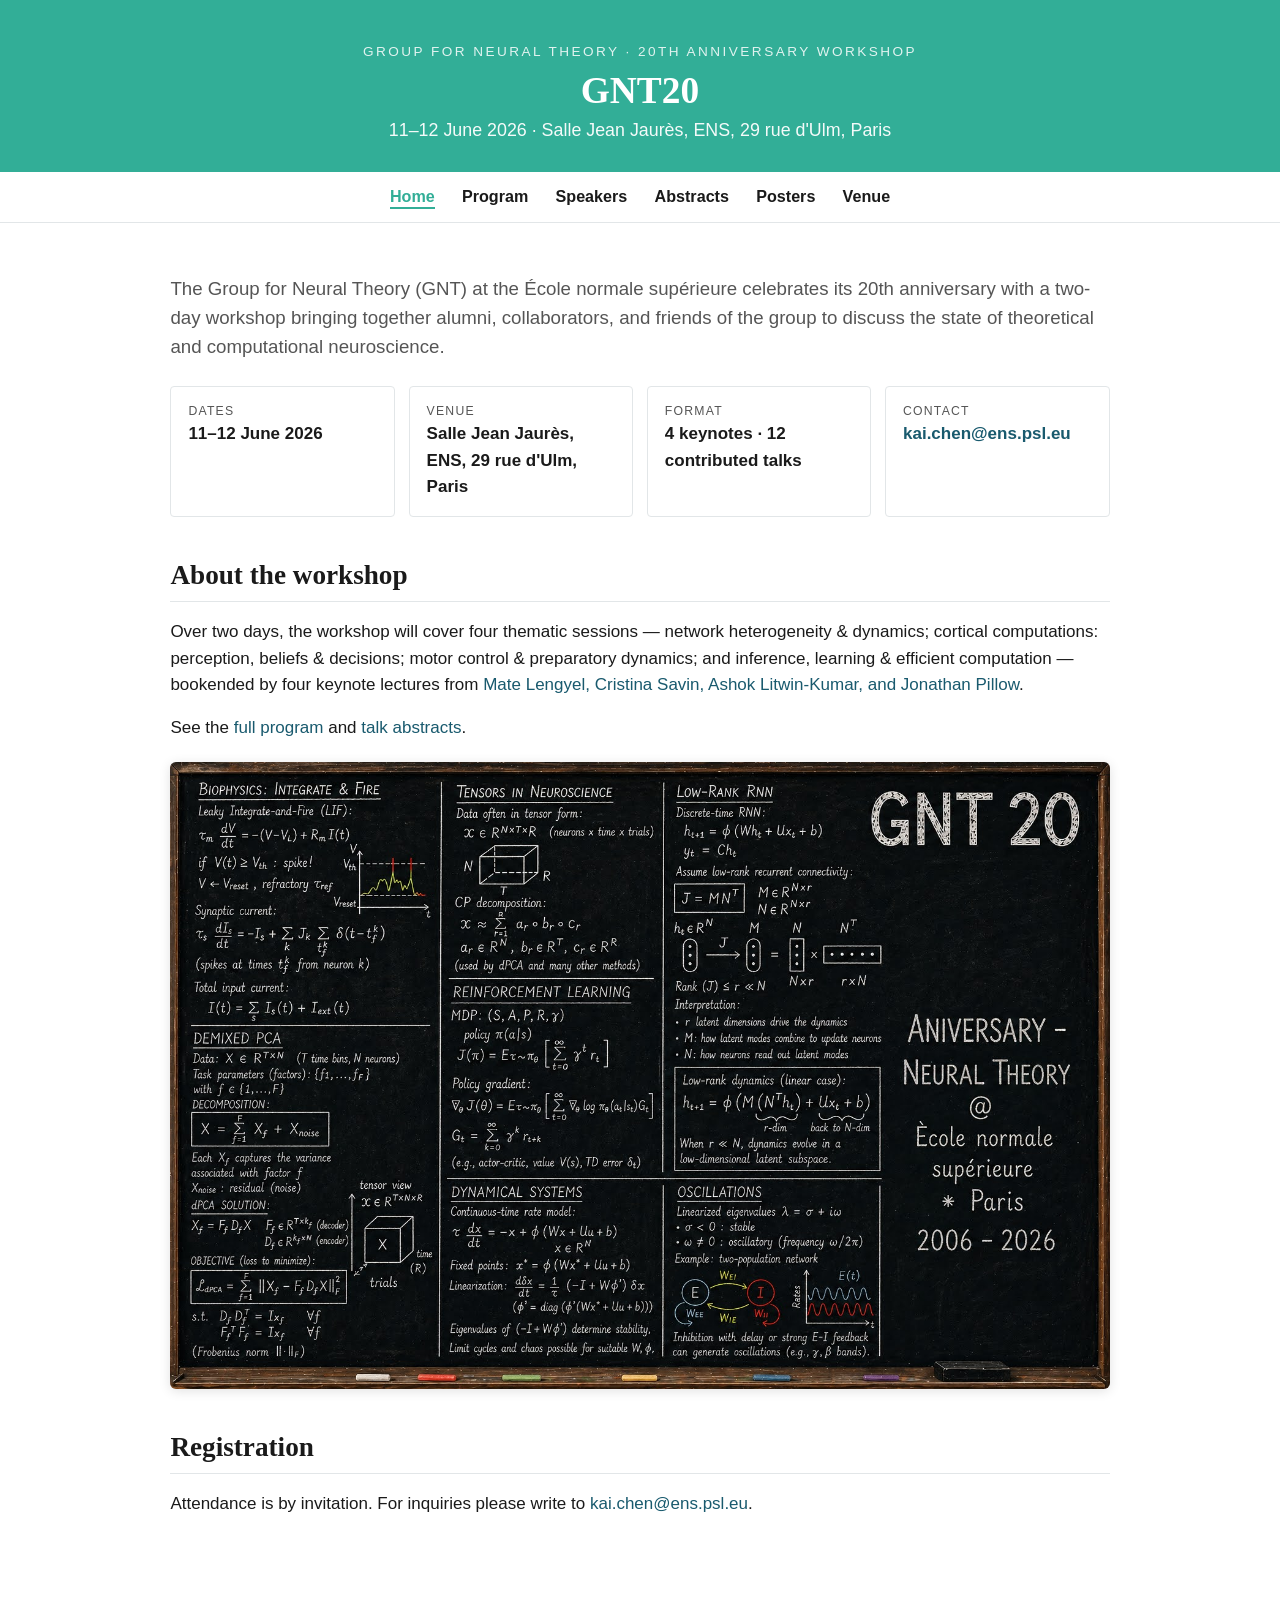
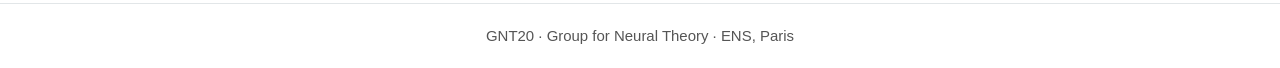
<file: index.html>
<!doctype html>
<html lang="en">
<head>
<meta charset="utf-8">
<meta name="viewport" content="width=device-width, initial-scale=1">
<title>GNT20 — 20th Anniversary Workshop of the Group for Neural Theory</title>
<link rel="stylesheet" href="assets/css/style.css">
</head>
<body>

<header class="site">
  <div class="eyebrow">Group for Neural Theory · 20th Anniversary Workshop</div>
  <h1>GNT20</h1>
  <div class="subtitle">11–12 June 2026 · Salle Jean Jaurès, ENS, 29 rue d'Ulm, Paris</div>
</header>

<nav class="site">
  <ul>
    <li><a href="index.html" class="active">Home</a></li>
    <li><a href="program.html">Program</a></li>
    <li><a href="speakers.html">Speakers</a></li>
    <li><a href="abstracts.html">Abstracts</a></li>
    <li><a href="posters.html">Posters</a></li>
    <li><a href="venue.html">Venue</a></li>
  </ul>
</nav>

<main>
  <p class="lede">
    The Group for Neural Theory (GNT) at the École normale supérieure celebrates its
    20th anniversary with a two-day workshop bringing together alumni, collaborators,
    and friends of the group to discuss the state of theoretical and computational
    neuroscience.
  </p>

  <div class="callouts">
    <div class="card"><div class="label">Dates</div><div class="value">11–12 June 2026</div></div>
    <div class="card"><div class="label">Venue</div><div class="value">Salle Jean Jaurès, ENS, 29 rue d'Ulm, Paris</div></div>
    <div class="card"><div class="label">Format</div><div class="value">4 keynotes · 12 contributed talks</div></div>
    <div class="card"><div class="label">Contact</div><div class="value"><a href="mailto:kai.chen@ens.psl.eu">kai.chen@ens.psl.eu</a></div></div>
  </div>

  <h2>About the workshop</h2>
  <p>
    Over two days, the workshop will cover four thematic sessions — network
    heterogeneity &amp; dynamics; cortical computations: perception, beliefs &amp;
    decisions; motor control &amp; preparatory dynamics; and inference, learning &amp;
    efficient computation — bookended by four keynote lectures from
    <a href="speakers.html">Mate Lengyel, Cristina Savin, Ashok Litwin-Kumar, and Jonathan Pillow</a>.
  </p>
  <p>
    See the <a href="program.html">full program</a> and
    <a href="abstracts.html">talk abstracts</a>.
  </p>
  <img src="assets/gnt20-cover.jpg" alt="GNT20 — 20 years of Neural Theory at ENS Paris, 2006–2026" class="cover-img">

  <h2>Registration</h2>
  <p>
    Attendance is by invitation. For inquiries please write to
    <a href="mailto:kai.chen@ens.psl.eu">kai.chen@ens.psl.eu</a>.
  </p>
</main>

<footer class="site">
  GNT20 · Group for Neural Theory · ENS, Paris
</footer>

</body>
</html>
</file>
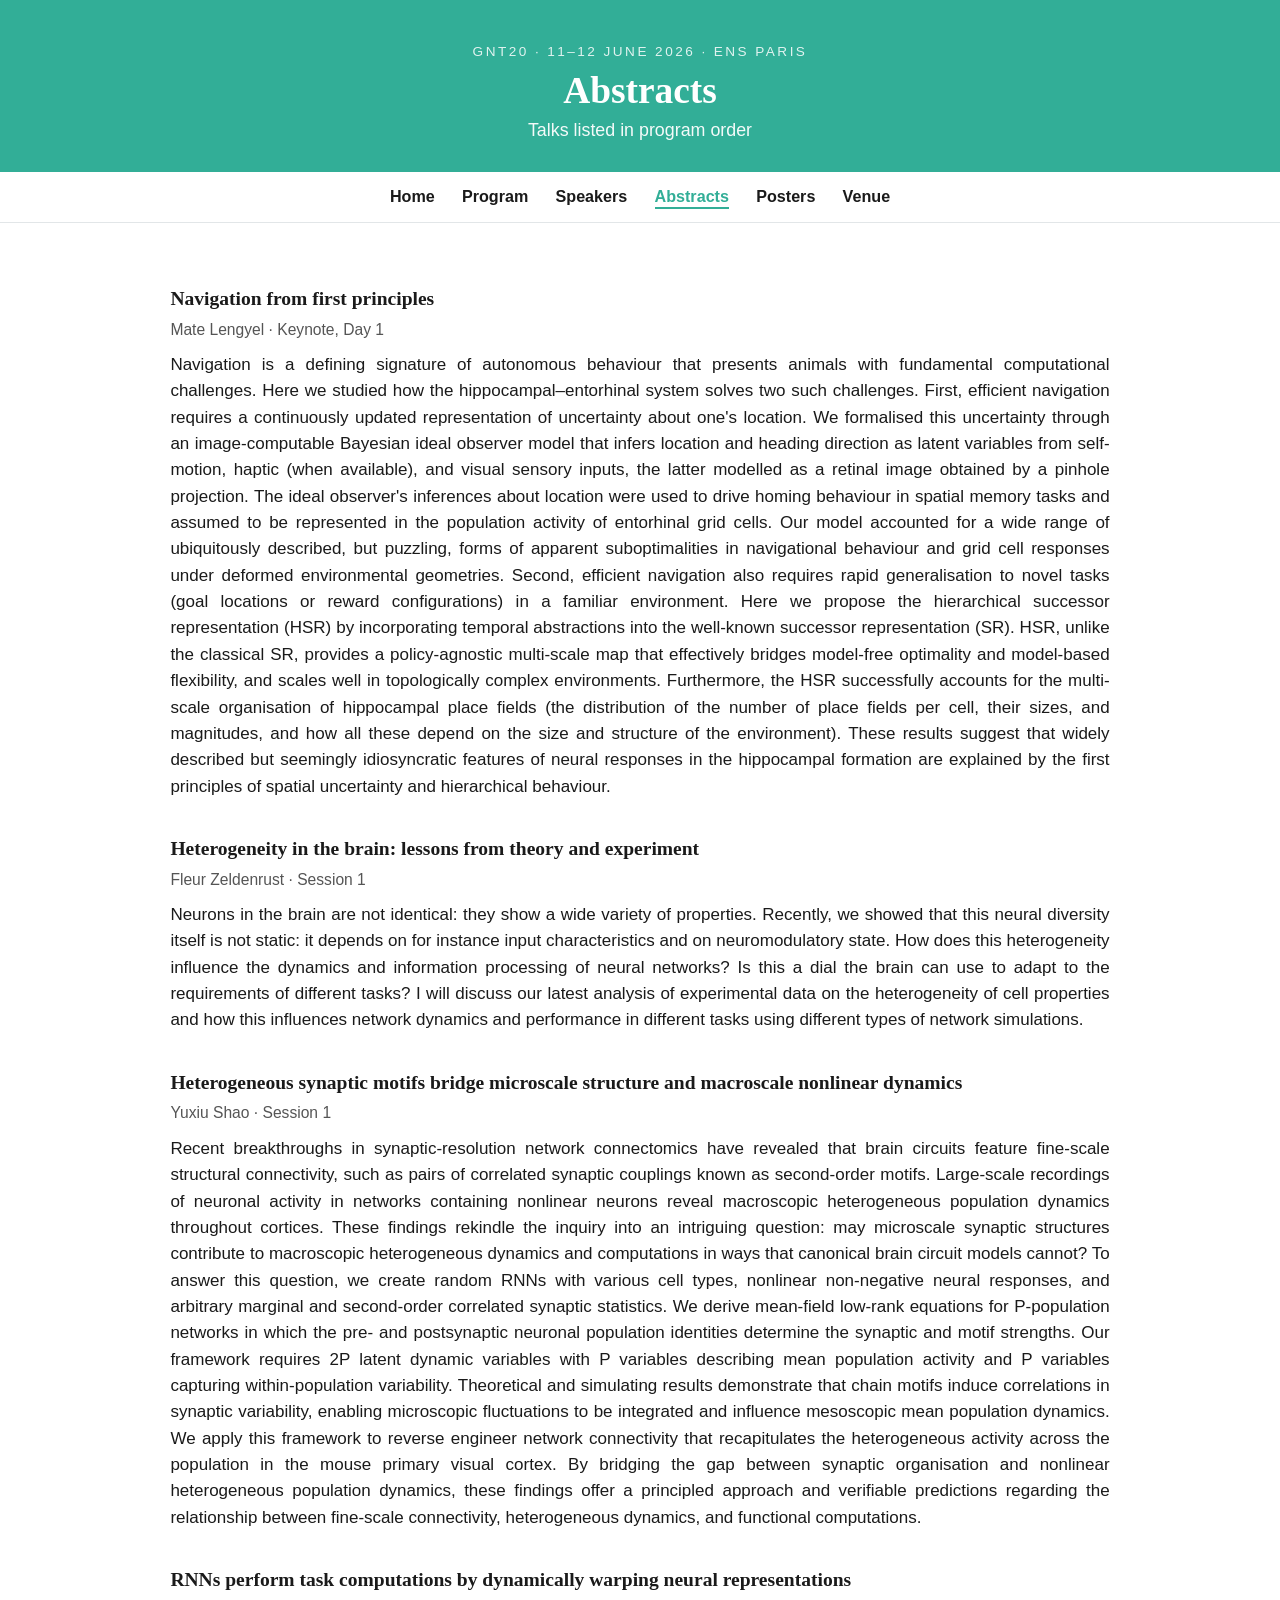
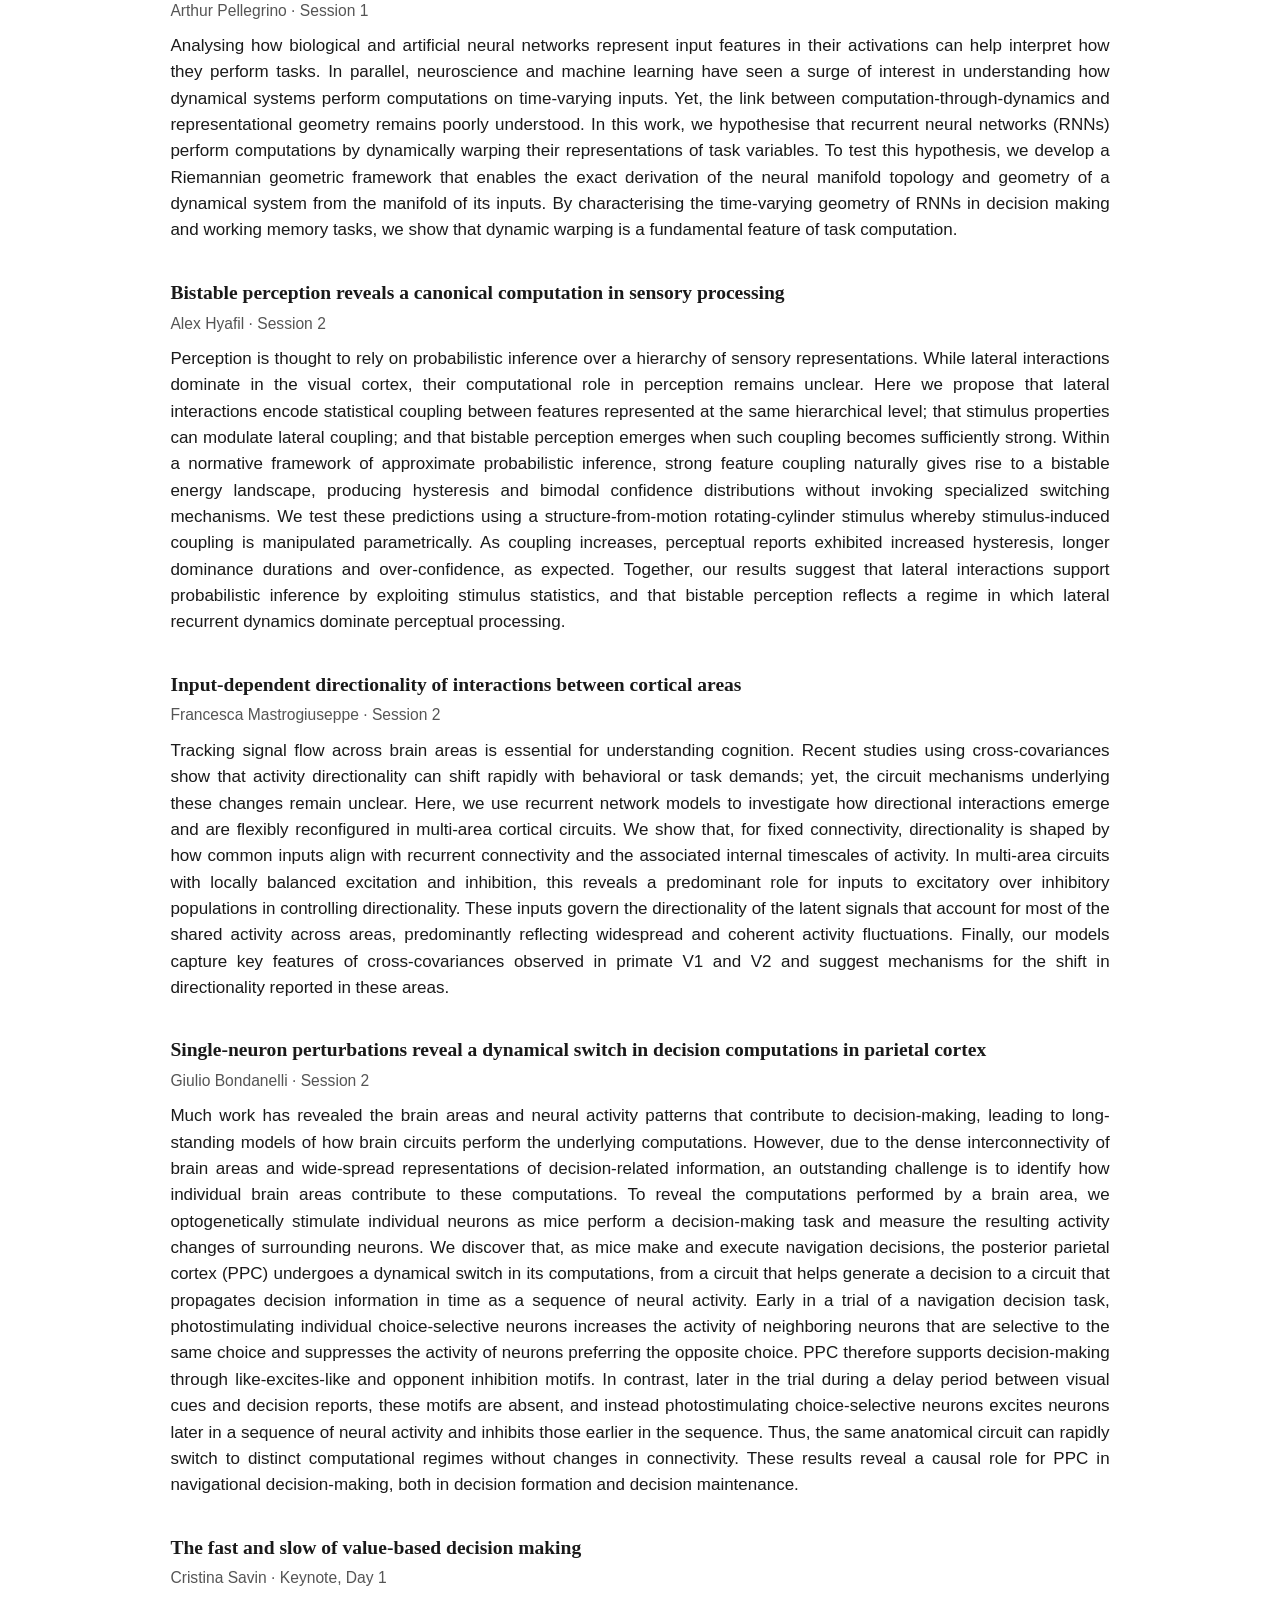
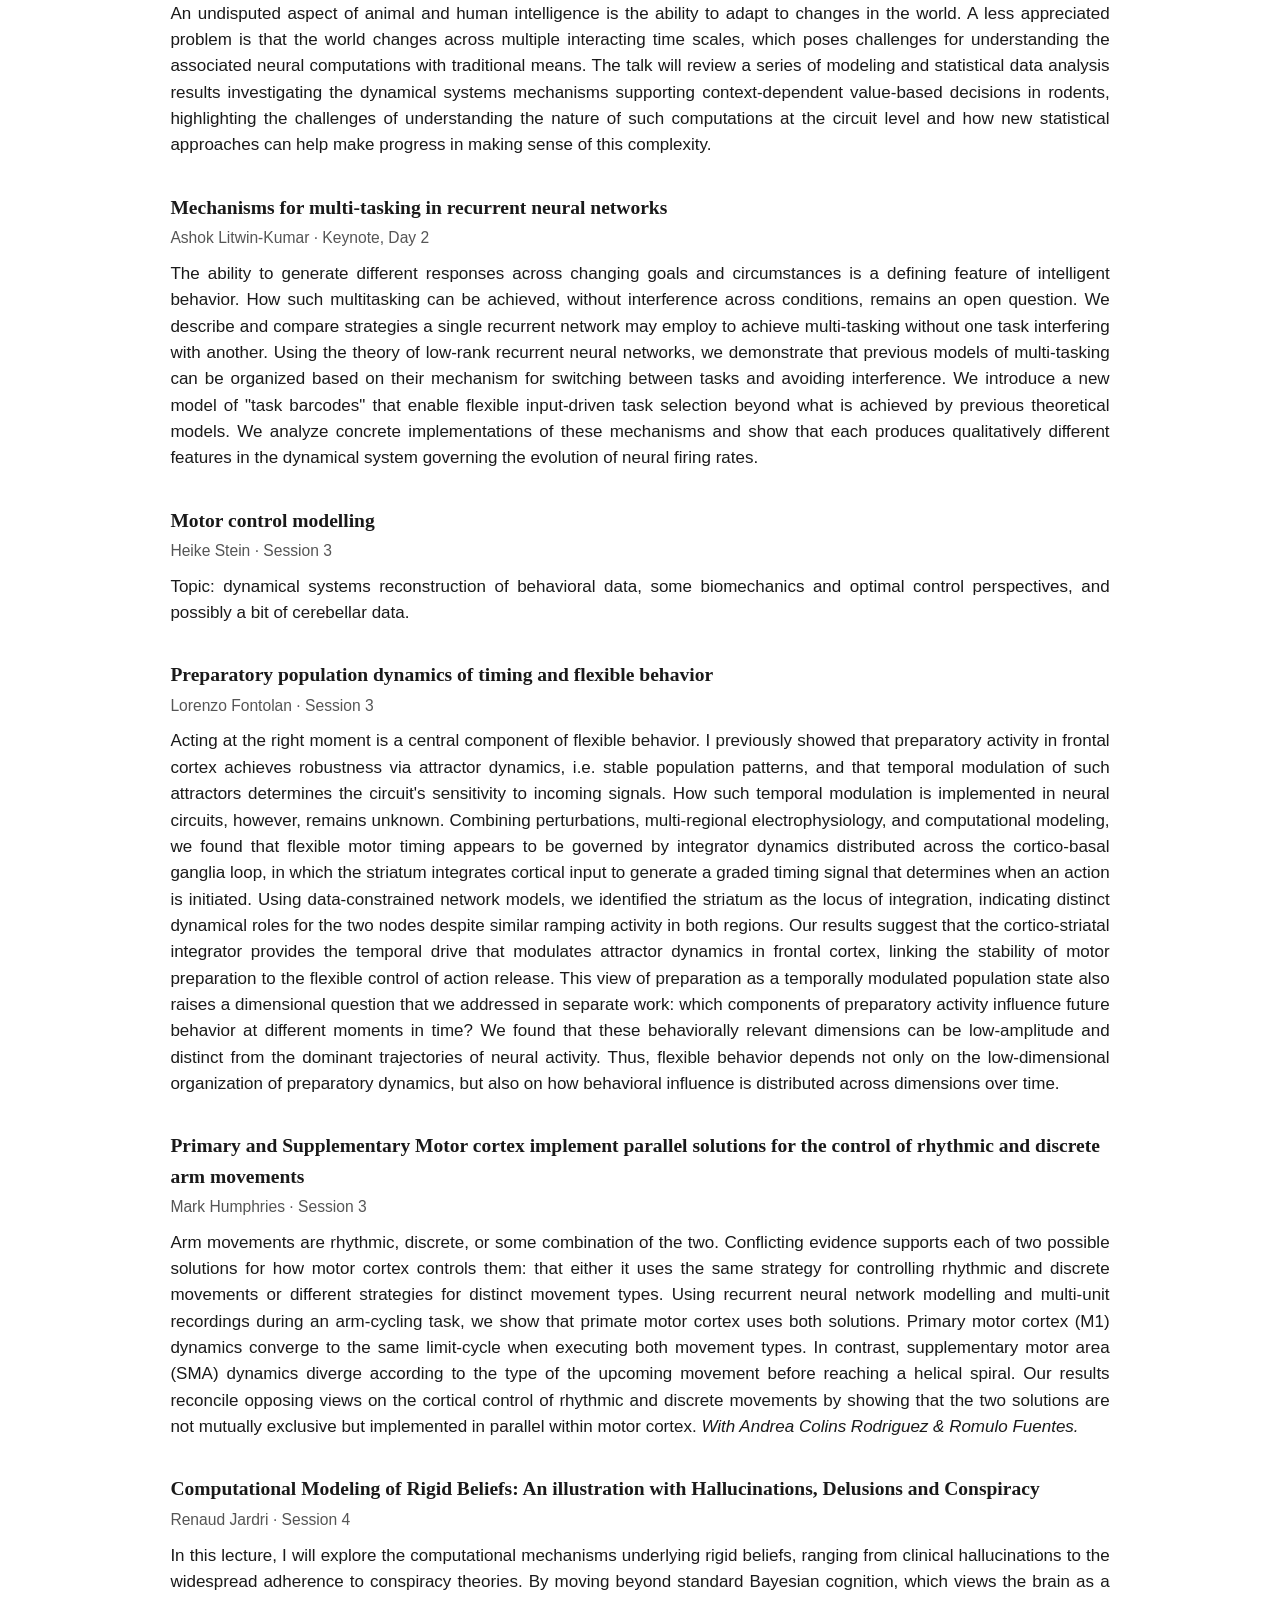
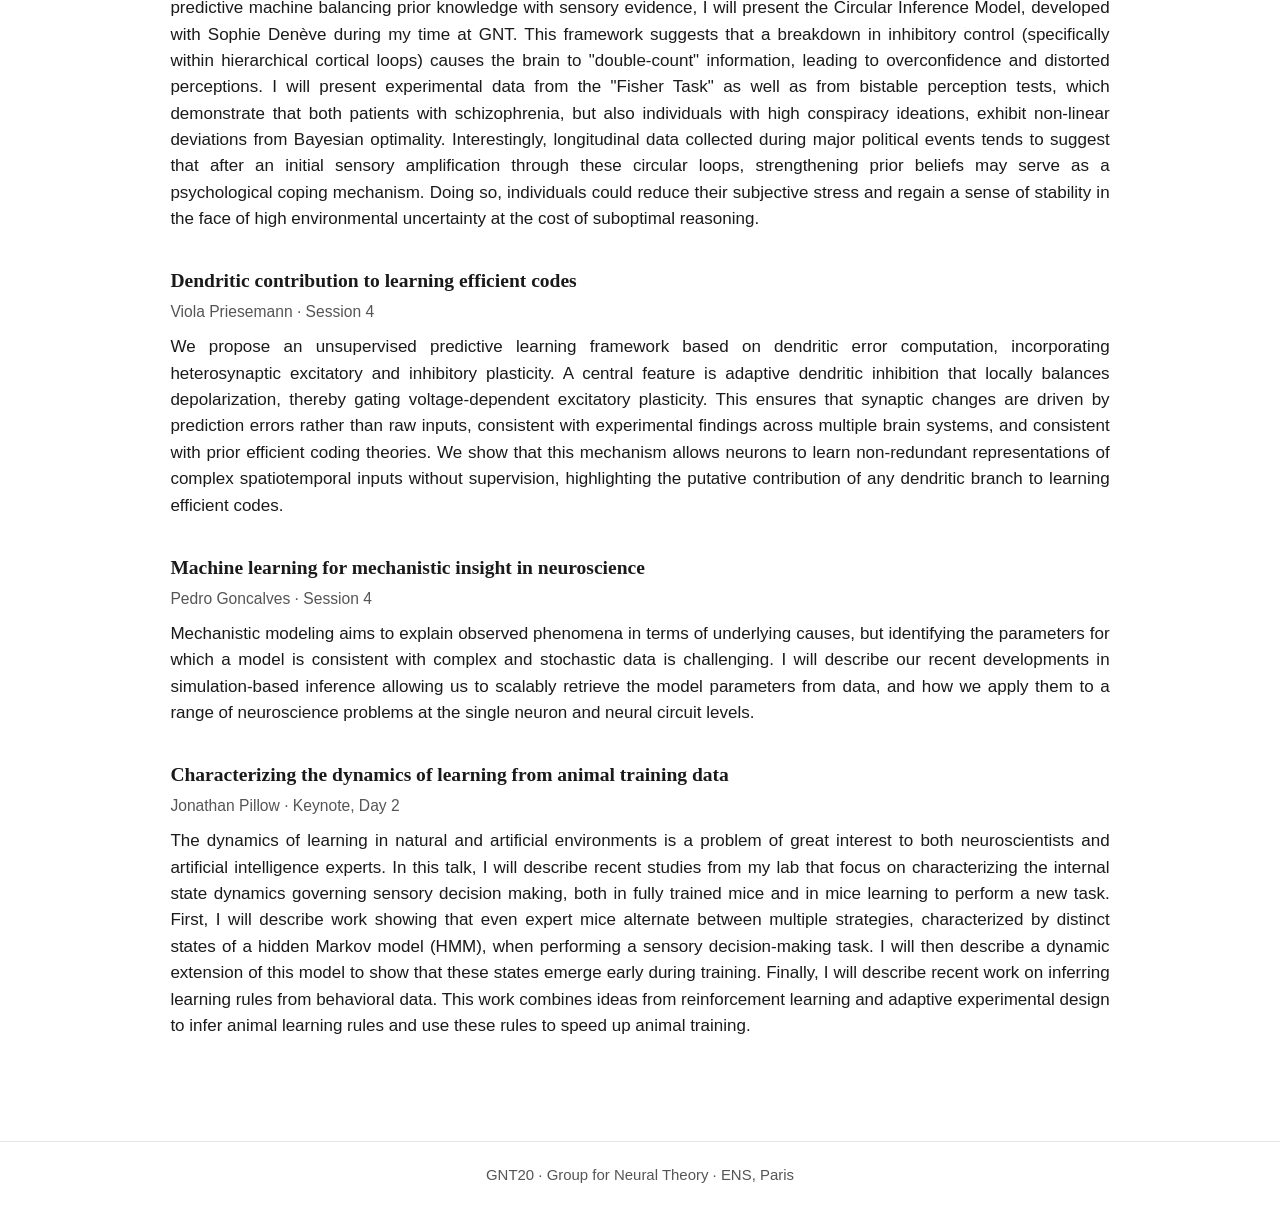
<file: abstracts.html>
<!doctype html>
<html lang="en">
<head>
<meta charset="utf-8">
<meta name="viewport" content="width=device-width, initial-scale=1">
<title>Abstracts — GNT20</title>
<link rel="stylesheet" href="assets/css/style.css">
</head>
<body>

<header class="site">
  <div class="eyebrow">GNT20 · 11–12 June 2026 · ENS Paris</div>
  <h1>Abstracts</h1>
  <div class="subtitle">Talks listed in program order</div>
</header>

<nav class="site">
  <ul>
    <li><a href="index.html">Home</a></li>
    <li><a href="program.html">Program</a></li>
    <li><a href="speakers.html">Speakers</a></li>
    <li><a href="abstracts.html" class="active">Abstracts</a></li>
    <li><a href="posters.html">Posters</a></li>
    <li><a href="venue.html">Venue</a></li>
  </ul>
</nav>

<main>

  <article class="abstract" id="lengyel">
    <h3>Navigation from first principles</h3>
    <div class="meta">Mate Lengyel · Keynote, Day 1</div>
    <p>Navigation is a defining signature of autonomous behaviour that presents animals with fundamental computational challenges. Here we studied how the hippocampal–entorhinal system solves two such challenges. First, efficient navigation requires a continuously updated representation of uncertainty about one's location. We formalised this uncertainty through an image-computable Bayesian ideal observer model that infers location and heading direction as latent variables from self-motion, haptic (when available), and visual sensory inputs, the latter modelled as a retinal image obtained by a pinhole projection. The ideal observer's inferences about location were used to drive homing behaviour in spatial memory tasks and assumed to be represented in the population activity of entorhinal grid cells. Our model accounted for a wide range of ubiquitously described, but puzzling, forms of apparent suboptimalities in navigational behaviour and grid cell responses under deformed environmental geometries. Second, efficient navigation also requires rapid generalisation to novel tasks (goal locations or reward configurations) in a familiar environment. Here we propose the hierarchical successor representation (HSR) by incorporating temporal abstractions into the well-known successor representation (SR). HSR, unlike the classical SR, provides a policy-agnostic multi-scale map that effectively bridges model-free optimality and model-based flexibility, and scales well in topologically complex environments. Furthermore, the HSR successfully accounts for the multi-scale organisation of hippocampal place fields (the distribution of the number of place fields per cell, their sizes, and magnitudes, and how all these depend on the size and structure of the environment). These results suggest that widely described but seemingly idiosyncratic features of neural responses in the hippocampal formation are explained by the first principles of spatial uncertainty and hierarchical behaviour.</p>
  </article>

  <article class="abstract" id="zeldenrust">
    <h3>Heterogeneity in the brain: lessons from theory and experiment</h3>
    <div class="meta">Fleur Zeldenrust · Session 1</div>
    <p>Neurons in the brain are not identical: they show a wide variety of properties. Recently, we showed that this neural diversity itself is not static: it depends on for instance input characteristics and on neuromodulatory state. How does this heterogeneity influence the dynamics and information processing of neural networks? Is this a dial the brain can use to adapt to the requirements of different tasks? I will discuss our latest analysis of experimental data on the heterogeneity of cell properties and how this influences network dynamics and performance in different tasks using different types of network simulations.</p>
  </article>

  <article class="abstract" id="shao">
    <h3>Heterogeneous synaptic motifs bridge microscale structure and macroscale nonlinear dynamics</h3>
    <div class="meta">Yuxiu Shao · Session 1</div>
    <p>Recent breakthroughs in synaptic-resolution network connectomics have revealed that brain circuits feature fine-scale structural connectivity, such as pairs of correlated synaptic couplings known as second-order motifs. Large-scale recordings of neuronal activity in networks containing nonlinear neurons reveal macroscopic heterogeneous population dynamics throughout cortices. These findings rekindle the inquiry into an intriguing question: may microscale synaptic structures contribute to macroscopic heterogeneous dynamics and computations in ways that canonical brain circuit models cannot? To answer this question, we create random RNNs with various cell types, nonlinear non-negative neural responses, and arbitrary marginal and second-order correlated synaptic statistics. We derive mean-field low-rank equations for P-population networks in which the pre- and postsynaptic neuronal population identities determine the synaptic and motif strengths. Our framework requires 2P latent dynamic variables with P variables describing mean population activity and P variables capturing within-population variability. Theoretical and simulating results demonstrate that chain motifs induce correlations in synaptic variability, enabling microscopic fluctuations to be integrated and influence mesoscopic mean population dynamics. We apply this framework to reverse engineer network connectivity that recapitulates the heterogeneous activity across the population in the mouse primary visual cortex. By bridging the gap between synaptic organisation and nonlinear heterogeneous population dynamics, these findings offer a principled approach and verifiable predictions regarding the relationship between fine-scale connectivity, heterogeneous dynamics, and functional computations.</p>
  </article>

  <article class="abstract" id="pellegrino">
    <h3>RNNs perform task computations by dynamically warping neural representations</h3>
    <div class="meta">Arthur Pellegrino · Session 1</div>
    <p>Analysing how biological and artificial neural networks represent input features in their activations can help interpret how they perform tasks. In parallel, neuroscience and machine learning have seen a surge of interest in understanding how dynamical systems perform computations on time-varying inputs. Yet, the link between computation-through-dynamics and representational geometry remains poorly understood. In this work, we hypothesise that recurrent neural networks (RNNs) perform computations by dynamically warping their representations of task variables. To test this hypothesis, we develop a Riemannian geometric framework that enables the exact derivation of the neural manifold topology and geometry of a dynamical system from the manifold of its inputs. By characterising the time-varying geometry of RNNs in decision making and working memory tasks, we show that dynamic warping is a fundamental feature of task computation.</p>
  </article>

  <article class="abstract" id="hyafil">
    <h3>Bistable perception reveals a canonical computation in sensory processing</h3>
    <div class="meta">Alex Hyafil · Session 2</div>
    <p>Perception is thought to rely on probabilistic inference over a hierarchy of sensory representations. While lateral interactions dominate in the visual cortex, their computational role in perception remains unclear. Here we propose that lateral interactions encode statistical coupling between features represented at the same hierarchical level; that stimulus properties can modulate lateral coupling; and that bistable perception emerges when such coupling becomes sufficiently strong. Within a normative framework of approximate probabilistic inference, strong feature coupling naturally gives rise to a bistable energy landscape, producing hysteresis and bimodal confidence distributions without invoking specialized switching mechanisms. We test these predictions using a structure-from-motion rotating-cylinder stimulus whereby stimulus-induced coupling is manipulated parametrically. As coupling increases, perceptual reports exhibited increased hysteresis, longer dominance durations and over-confidence, as expected. Together, our results suggest that lateral interactions support probabilistic inference by exploiting stimulus statistics, and that bistable perception reflects a regime in which lateral recurrent dynamics dominate perceptual processing.</p>
  </article>

  <article class="abstract" id="mastrogiuseppe">
    <h3>Input-dependent directionality of interactions between cortical areas</h3>
    <div class="meta">Francesca Mastrogiuseppe · Session 2</div>
    <p>Tracking signal flow across brain areas is essential for understanding cognition. Recent studies using cross-covariances show that activity directionality can shift rapidly with behavioral or task demands; yet, the circuit mechanisms underlying these changes remain unclear. Here, we use recurrent network models to investigate how directional interactions emerge and are flexibly reconfigured in multi-area cortical circuits. We show that, for fixed connectivity, directionality is shaped by how common inputs align with recurrent connectivity and the associated internal timescales of activity. In multi-area circuits with locally balanced excitation and inhibition, this reveals a predominant role for inputs to excitatory over inhibitory populations in controlling directionality. These inputs govern the directionality of the latent signals that account for most of the shared activity across areas, predominantly reflecting widespread and coherent activity fluctuations. Finally, our models capture key features of cross-covariances observed in primate V1 and V2 and suggest mechanisms for the shift in directionality reported in these areas.</p>
  </article>

  <article class="abstract" id="bondanelli">
    <h3>Single-neuron perturbations reveal a dynamical switch in decision computations in parietal cortex</h3>
    <div class="meta">Giulio Bondanelli · Session 2</div>
    <p>Much work has revealed the brain areas and neural activity patterns that contribute to decision-making, leading to long-standing models of how brain circuits perform the underlying computations. However, due to the dense interconnectivity of brain areas and wide-spread representations of decision-related information, an outstanding challenge is to identify how individual brain areas contribute to these computations. To reveal the computations performed by a brain area, we optogenetically stimulate individual neurons as mice perform a decision-making task and measure the resulting activity changes of surrounding neurons. We discover that, as mice make and execute navigation decisions, the posterior parietal cortex (PPC) undergoes a dynamical switch in its computations, from a circuit that helps generate a decision to a circuit that propagates decision information in time as a sequence of neural activity. Early in a trial of a navigation decision task, photostimulating individual choice-selective neurons increases the activity of neighboring neurons that are selective to the same choice and suppresses the activity of neurons preferring the opposite choice. PPC therefore supports decision-making through like-excites-like and opponent inhibition motifs. In contrast, later in the trial during a delay period between visual cues and decision reports, these motifs are absent, and instead photostimulating choice-selective neurons excites neurons later in a sequence of neural activity and inhibits those earlier in the sequence. Thus, the same anatomical circuit can rapidly switch to distinct computational regimes without changes in connectivity. These results reveal a causal role for PPC in navigational decision-making, both in decision formation and decision maintenance.</p>
  </article>

  <article class="abstract" id="savin">
    <h3>The fast and slow of value-based decision making</h3>
    <div class="meta">Cristina Savin · Keynote, Day 1</div>
    <p>An undisputed aspect of animal and human intelligence is the ability to adapt to changes in the world. A less appreciated problem is that the world changes across multiple interacting time scales, which poses challenges for understanding the associated neural computations with traditional means. The talk will review a series of modeling and statistical data analysis results investigating the dynamical systems mechanisms supporting context-dependent value-based decisions in rodents, highlighting the challenges of understanding the nature of such computations at the circuit level and how new statistical approaches can help make progress in making sense of this complexity.</p>
  </article>

  <article class="abstract" id="litwin-kumar">
    <h3>Mechanisms for multi-tasking in recurrent neural networks</h3>
    <div class="meta">Ashok Litwin-Kumar · Keynote, Day 2</div>
    <p>The ability to generate different responses across changing goals and circumstances is a defining feature of intelligent behavior. How such multitasking can be achieved, without interference across conditions, remains an open question. We describe and compare strategies a single recurrent network may employ to achieve multi-tasking without one task interfering with another. Using the theory of low-rank recurrent neural networks, we demonstrate that previous models of multi-tasking can be organized based on their mechanism for switching between tasks and avoiding interference. We introduce a new model of "task barcodes" that enable flexible input-driven task selection beyond what is achieved by previous theoretical models. We analyze concrete implementations of these mechanisms and show that each produces qualitatively different features in the dynamical system governing the evolution of neural firing rates.</p>
  </article>

  <article class="abstract" id="stein">
    <h3>Motor control modelling</h3>
    <div class="meta">Heike Stein · Session 3</div>
    <p>Topic: dynamical systems reconstruction of behavioral data, some biomechanics and optimal control perspectives, and possibly a bit of cerebellar data.</p>
  </article>

  <article class="abstract" id="fontolan">
    <h3>Preparatory population dynamics of timing and flexible behavior</h3>
    <div class="meta">Lorenzo Fontolan · Session 3</div>
    <p>Acting at the right moment is a central component of flexible behavior. I previously showed that preparatory activity in frontal cortex achieves robustness via attractor dynamics, i.e. stable population patterns, and that temporal modulation of such attractors determines the circuit's sensitivity to incoming signals. How such temporal modulation is implemented in neural circuits, however, remains unknown. Combining perturbations, multi-regional electrophysiology, and computational modeling, we found that flexible motor timing appears to be governed by integrator dynamics distributed across the cortico-basal ganglia loop, in which the striatum integrates cortical input to generate a graded timing signal that determines when an action is initiated. Using data-constrained network models, we identified the striatum as the locus of integration, indicating distinct dynamical roles for the two nodes despite similar ramping activity in both regions. Our results suggest that the cortico-striatal integrator provides the temporal drive that modulates attractor dynamics in frontal cortex, linking the stability of motor preparation to the flexible control of action release. This view of preparation as a temporally modulated population state also raises a dimensional question that we addressed in separate work: which components of preparatory activity influence future behavior at different moments in time? We found that these behaviorally relevant dimensions can be low-amplitude and distinct from the dominant trajectories of neural activity. Thus, flexible behavior depends not only on the low-dimensional organization of preparatory dynamics, but also on how behavioral influence is distributed across dimensions over time.</p>
  </article>

  <article class="abstract" id="humphries">
    <h3>Primary and Supplementary Motor cortex implement parallel solutions for the control of rhythmic and discrete arm movements</h3>
    <div class="meta">Mark Humphries · Session 3</div>
    <p>Arm movements are rhythmic, discrete, or some combination of the two. Conflicting evidence supports each of two possible solutions for how motor cortex controls them: that either it uses the same strategy for controlling rhythmic and discrete movements or different strategies for distinct movement types. Using recurrent neural network modelling and multi-unit recordings during an arm-cycling task, we show that primate motor cortex uses both solutions. Primary motor cortex (M1) dynamics converge to the same limit-cycle when executing both movement types. In contrast, supplementary motor area (SMA) dynamics diverge according to the type of the upcoming movement before reaching a helical spiral. Our results reconcile opposing views on the cortical control of rhythmic and discrete movements by showing that the two solutions are not mutually exclusive but implemented in parallel within motor cortex. <em>With Andrea Colins Rodriguez &amp; Romulo Fuentes.</em></p>
  </article>

  <article class="abstract" id="jardri">
    <h3>Computational Modeling of Rigid Beliefs: An illustration with Hallucinations, Delusions and Conspiracy</h3>
    <div class="meta">Renaud Jardri · Session 4</div>
    <p>In this lecture, I will explore the computational mechanisms underlying rigid beliefs, ranging from clinical hallucinations to the widespread adherence to conspiracy theories. By moving beyond standard Bayesian cognition, which views the brain as a predictive machine balancing prior knowledge with sensory evidence, I will present the Circular Inference Model, developed with Sophie Denève during my time at GNT. This framework suggests that a breakdown in inhibitory control (specifically within hierarchical cortical loops) causes the brain to "double-count" information, leading to overconfidence and distorted perceptions. I will present experimental data from the "Fisher Task" as well as from bistable perception tests, which demonstrate that both patients with schizophrenia, but also individuals with high conspiracy ideations, exhibit non-linear deviations from Bayesian optimality. Interestingly, longitudinal data collected during major political events tends to suggest that after an initial sensory amplification through these circular loops, strengthening prior beliefs may serve as a psychological coping mechanism. Doing so, individuals could reduce their subjective stress and regain a sense of stability in the face of high environmental uncertainty at the cost of suboptimal reasoning.</p>
  </article>

  <article class="abstract" id="priesemann">
    <h3>Dendritic contribution to learning efficient codes</h3>
    <div class="meta">Viola Priesemann · Session 4</div>
    <p>We propose an unsupervised predictive learning framework based on dendritic error computation, incorporating heterosynaptic excitatory and inhibitory plasticity. A central feature is adaptive dendritic inhibition that locally balances depolarization, thereby gating voltage-dependent excitatory plasticity. This ensures that synaptic changes are driven by prediction errors rather than raw inputs, consistent with experimental findings across multiple brain systems, and consistent with prior efficient coding theories. We show that this mechanism allows neurons to learn non-redundant representations of complex spatiotemporal inputs without supervision, highlighting the putative contribution of any dendritic branch to learning efficient codes.</p>
  </article>

  <article class="abstract" id="goncalves">
    <h3>Machine learning for mechanistic insight in neuroscience</h3>
    <div class="meta">Pedro Goncalves · Session 4</div>
    <p>Mechanistic modeling aims to explain observed phenomena in terms of underlying causes, but identifying the parameters for which a model is consistent with complex and stochastic data is challenging. I will describe our recent developments in simulation-based inference allowing us to scalably retrieve the model parameters from data, and how we apply them to a range of neuroscience problems at the single neuron and neural circuit levels.</p>
  </article>

  <article class="abstract" id="pillow">
    <h3>Characterizing the dynamics of learning from animal training data</h3>
    <div class="meta">Jonathan Pillow · Keynote, Day 2</div>
    <p>The dynamics of learning in natural and artificial environments is a problem of great interest to both neuroscientists and artificial intelligence experts. In this talk, I will describe recent studies from my lab that focus on characterizing the internal state dynamics governing sensory decision making, both in fully trained mice and in mice learning to perform a new task. First, I will describe work showing that even expert mice alternate between multiple strategies, characterized by distinct states of a hidden Markov model (HMM), when performing a sensory decision-making task. I will then describe a dynamic extension of this model to show that these states emerge early during training. Finally, I will describe recent work on inferring learning rules from behavioral data. This work combines ideas from reinforcement learning and adaptive experimental design to infer animal learning rules and use these rules to speed up animal training.</p>
  </article>

</main>

<footer class="site">
  GNT20 · Group for Neural Theory · ENS, Paris
</footer>

</body>
</html>
</file>
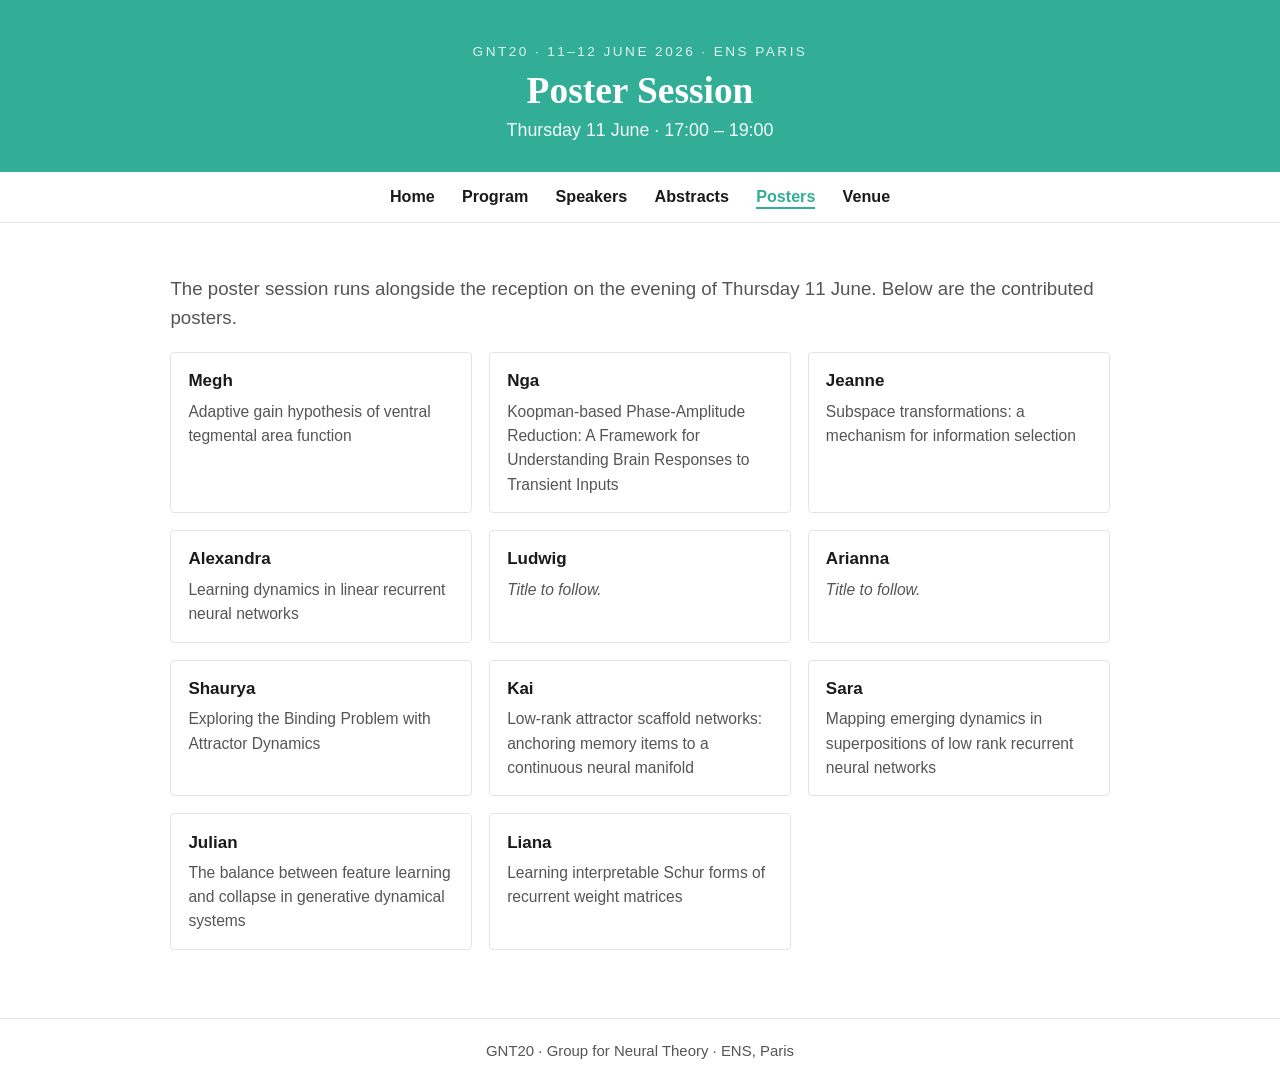
<file: posters.html>
<!doctype html>
<html lang="en">
<head>
<meta charset="utf-8">
<meta name="viewport" content="width=device-width, initial-scale=1">
<title>Posters — GNT20</title>
<link rel="stylesheet" href="assets/css/style.css">
</head>
<body>

<header class="site">
  <div class="eyebrow">GNT20 · 11–12 June 2026 · ENS Paris</div>
  <h1>Poster Session</h1>
  <div class="subtitle">Thursday 11 June · 17:00 – 19:00</div>
</header>

<nav class="site">
  <ul>
    <li><a href="index.html">Home</a></li>
    <li><a href="program.html">Program</a></li>
    <li><a href="speakers.html">Speakers</a></li>
    <li><a href="abstracts.html">Abstracts</a></li>
    <li><a href="posters.html" class="active">Posters</a></li>
    <li><a href="venue.html">Venue</a></li>
  </ul>
</nav>

<main>
  <p class="lede">The poster session runs alongside the reception on the evening of Thursday 11 June. Below are the contributed posters.</p>

  <div class="speaker-grid">
    <div class="sp"><div class="name">Megh</div><div class="talk">Adaptive gain hypothesis of ventral tegmental area function</div></div>
    <div class="sp"><div class="name">Nga</div><div class="talk">Koopman-based Phase-Amplitude Reduction: A Framework for Understanding Brain Responses to Transient Inputs</div></div>
    <div class="sp"><div class="name">Jeanne</div><div class="talk">Subspace transformations: a mechanism for information selection</div></div>
    <div class="sp"><div class="name">Alexandra</div><div class="talk">Learning dynamics in linear recurrent neural networks</div></div>
    <div class="sp"><div class="name">Ludwig</div><div class="talk"><em>Title to follow.</em></div></div>
    <div class="sp"><div class="name">Arianna</div><div class="talk"><em>Title to follow.</em></div></div>
    <div class="sp"><div class="name">Shaurya</div><div class="talk">Exploring the Binding Problem with Attractor Dynamics</div></div>
    <div class="sp"><div class="name">Kai</div><div class="talk">Low-rank attractor scaffold networks: anchoring memory items to a continuous neural manifold</div></div>
    <div class="sp"><div class="name">Sara</div><div class="talk">Mapping emerging dynamics in superpositions of low rank recurrent neural networks</div></div>
    <div class="sp"><div class="name">Julian</div><div class="talk">The balance between feature learning and collapse in generative dynamical systems</div></div>
    <div class="sp"><div class="name">Liana</div><div class="talk">Learning interpretable Schur forms of recurrent weight matrices</div></div>
  </div>
</main>

<footer class="site">
  GNT20 · Group for Neural Theory · ENS, Paris
</footer>

</body>
</html>
</file>
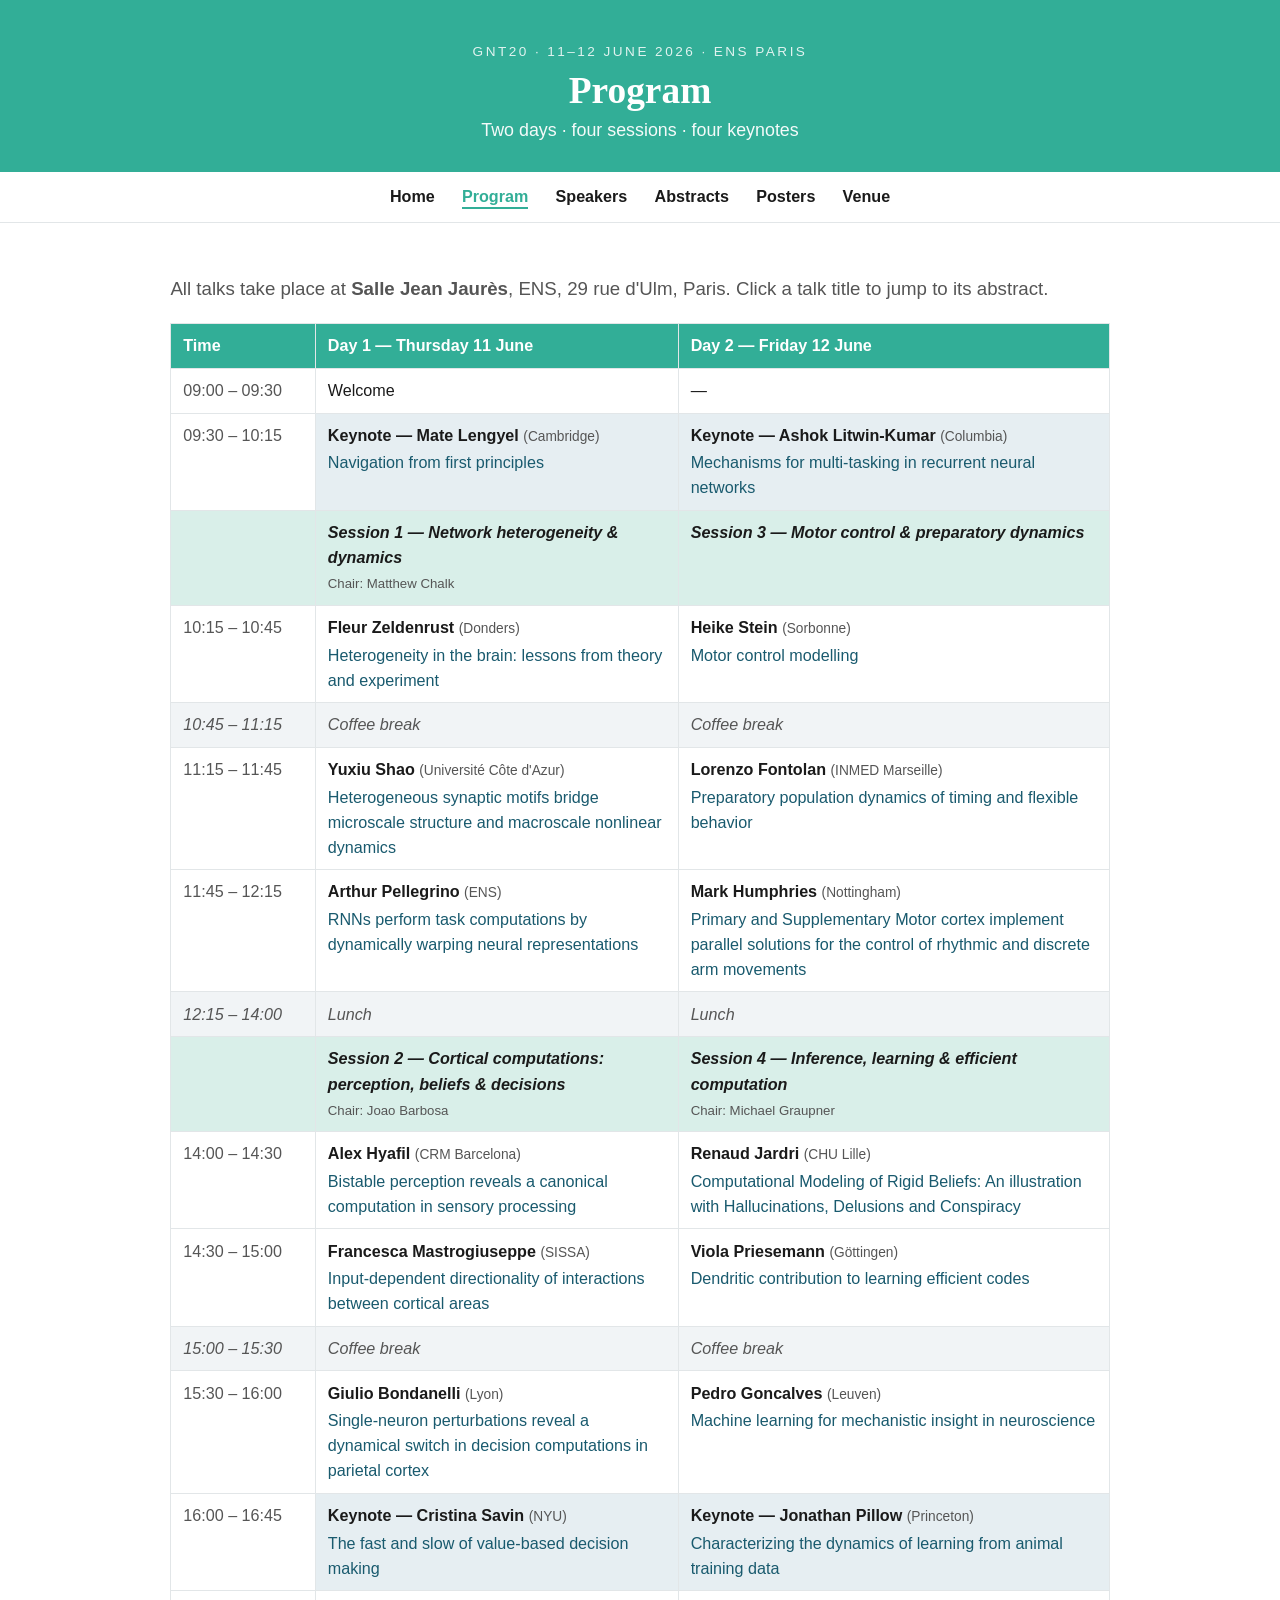
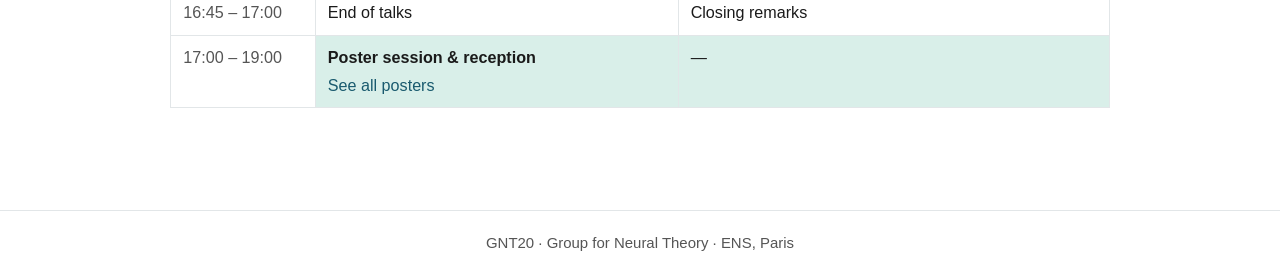
<file: program.html>
<!doctype html>
<html lang="en">
<head>
<meta charset="utf-8">
<meta name="viewport" content="width=device-width, initial-scale=1">
<title>Program — GNT20</title>
<link rel="stylesheet" href="assets/css/style.css">
</head>
<body>

<header class="site">
  <div class="eyebrow">GNT20 · 11–12 June 2026 · ENS Paris</div>
  <h1>Program</h1>
  <div class="subtitle">Two days · four sessions · four keynotes</div>
</header>

<nav class="site">
  <ul>
    <li><a href="index.html">Home</a></li>
    <li><a href="program.html" class="active">Program</a></li>
    <li><a href="speakers.html">Speakers</a></li>
    <li><a href="abstracts.html">Abstracts</a></li>
    <li><a href="posters.html">Posters</a></li>
    <li><a href="venue.html">Venue</a></li>
  </ul>
</nav>

<main>
  <p class="lede">All talks take place at <strong>Salle Jean Jaurès</strong>, ENS, 29 rue d'Ulm, Paris. Click a talk title to jump to its abstract.</p>

  <table class="program">
    <thead>
      <tr>
        <th>Time</th>
        <th>Day 1 — Thursday 11 June</th>
        <th>Day 2 — Friday 12 June</th>
      </tr>
    </thead>
    <tbody>
      <tr>
        <td class="time">09:00 – 09:30</td>
        <td class="talk">Welcome</td>
        <td class="talk">—</td>
      </tr>
      <tr class="keynote">
        <td class="time">09:30 – 10:15</td>
        <td class="talk">
          <span class="speaker">Keynote — Mate Lengyel <span class="affil-inline">(Cambridge)</span></span>
          <span class="title"><a href="abstracts.html#lengyel">Navigation from first principles</a></span>
        </td>
        <td class="talk">
          <span class="speaker">Keynote — Ashok Litwin-Kumar <span class="affil-inline">(Columbia)</span></span>
          <span class="title"><a href="abstracts.html#litwin-kumar">Mechanisms for multi-tasking in recurrent neural networks</a></span>
        </td>
      </tr>
      <tr class="session-head">
        <td></td>
        <td>Session 1 — Network heterogeneity &amp; dynamics<br><span class="chair-inline">Chair: Matthew Chalk</span></td>
        <td>Session 3 — Motor control &amp; preparatory dynamics</td>
      </tr>
      <tr>
        <td class="time">10:15 – 10:45</td>
        <td class="talk">
          <span class="speaker">Fleur Zeldenrust <span class="affil-inline">(Donders)</span></span>
          <span class="title"><a href="abstracts.html#zeldenrust">Heterogeneity in the brain: lessons from theory and experiment</a></span>
        </td>
        <td class="talk">
          <span class="speaker">Heike Stein <span class="affil-inline">(Sorbonne)</span></span>
          <span class="title"><a href="abstracts.html#stein">Motor control modelling</a></span>
        </td>
      </tr>
      <tr class="break">
        <td class="time">10:45 – 11:15</td>
        <td>Coffee break</td>
        <td>Coffee break</td>
      </tr>
      <tr>
        <td class="time">11:15 – 11:45</td>
        <td class="talk">
          <span class="speaker">Yuxiu Shao <span class="affil-inline">(Université Côte d'Azur)</span></span>
          <span class="title"><a href="abstracts.html#shao">Heterogeneous synaptic motifs bridge microscale structure and macroscale nonlinear dynamics</a></span>
        </td>
        <td class="talk">
          <span class="speaker">Lorenzo Fontolan <span class="affil-inline">(INMED Marseille)</span></span>
          <span class="title"><a href="abstracts.html#fontolan">Preparatory population dynamics of timing and flexible behavior</a></span>
        </td>
      </tr>
      <tr>
        <td class="time">11:45 – 12:15</td>
        <td class="talk">
          <span class="speaker">Arthur Pellegrino <span class="affil-inline">(ENS)</span></span>
          <span class="title"><a href="abstracts.html#pellegrino">RNNs perform task computations by dynamically warping neural representations</a></span>
        </td>
        <td class="talk">
          <span class="speaker">Mark Humphries <span class="affil-inline">(Nottingham)</span></span>
          <span class="title"><a href="abstracts.html#humphries">Primary and Supplementary Motor cortex implement parallel solutions for the control of rhythmic and discrete arm movements</a></span>
        </td>
      </tr>
      <tr class="break">
        <td class="time">12:15 – 14:00</td>
        <td>Lunch</td>
        <td>Lunch</td>
      </tr>
      <tr class="session-head">
        <td></td>
        <td>Session 2 — Cortical computations: perception, beliefs &amp; decisions<br><span class="chair-inline">Chair: Joao Barbosa</span></td>
        <td>Session 4 — Inference, learning &amp; efficient computation<br><span class="chair-inline">Chair: Michael Graupner</span></td>
      </tr>
      <tr>
        <td class="time">14:00 – 14:30</td>
        <td class="talk">
          <span class="speaker">Alex Hyafil <span class="affil-inline">(CRM Barcelona)</span></span>
          <span class="title"><a href="abstracts.html#hyafil">Bistable perception reveals a canonical computation in sensory processing</a></span>
        </td>
        <td class="talk">
          <span class="speaker">Renaud Jardri <span class="affil-inline">(CHU Lille)</span></span>
          <span class="title"><a href="abstracts.html#jardri">Computational Modeling of Rigid Beliefs: An illustration with Hallucinations, Delusions and Conspiracy</a></span>
        </td>
      </tr>
      <tr>
        <td class="time">14:30 – 15:00</td>
        <td class="talk">
          <span class="speaker">Francesca Mastrogiuseppe <span class="affil-inline">(SISSA)</span></span>
          <span class="title"><a href="abstracts.html#mastrogiuseppe">Input-dependent directionality of interactions between cortical areas</a></span>
        </td>
        <td class="talk">
          <span class="speaker">Viola Priesemann <span class="affil-inline">(Göttingen)</span></span>
          <span class="title"><a href="abstracts.html#priesemann">Dendritic contribution to learning efficient codes</a></span>
        </td>
      </tr>
      <tr class="break">
        <td class="time">15:00 – 15:30</td>
        <td>Coffee break</td>
        <td>Coffee break</td>
      </tr>
      <tr>
        <td class="time">15:30 – 16:00</td>
        <td class="talk">
          <span class="speaker">Giulio Bondanelli <span class="affil-inline">(Lyon)</span></span>
          <span class="title"><a href="abstracts.html#bondanelli">Single-neuron perturbations reveal a dynamical switch in decision computations in parietal cortex</a></span>
        </td>
        <td class="talk">
          <span class="speaker">Pedro Goncalves <span class="affil-inline">(Leuven)</span></span>
          <span class="title"><a href="abstracts.html#goncalves">Machine learning for mechanistic insight in neuroscience</a></span>
        </td>
      </tr>
      <tr class="keynote">
        <td class="time">16:00 – 16:45</td>
        <td class="talk">
          <span class="speaker">Keynote — Cristina Savin <span class="affil-inline">(NYU)</span></span>
          <span class="title"><a href="abstracts.html#savin">The fast and slow of value-based decision making</a></span>
        </td>
        <td class="talk">
          <span class="speaker">Keynote — Jonathan Pillow <span class="affil-inline">(Princeton)</span></span>
          <span class="title"><a href="abstracts.html#pillow">Characterizing the dynamics of learning from animal training data</a></span>
        </td>
      </tr>
      <tr>
        <td class="time">16:45 – 17:00</td>
        <td class="talk">End of talks</td>
        <td class="talk">Closing remarks</td>
      </tr>
      <tr class="poster">
        <td class="time">17:00 – 19:00</td>
        <td class="talk">
          <span class="speaker">Poster session &amp; reception</span>
          <span class="title"><a href="posters.html">See all posters</a></span>
        </td>
        <td class="talk">—</td>
      </tr>
    </tbody>
  </table>
</main>

<footer class="site">
  GNT20 · Group for Neural Theory · ENS, Paris
</footer>

</body>
</html>
</file>
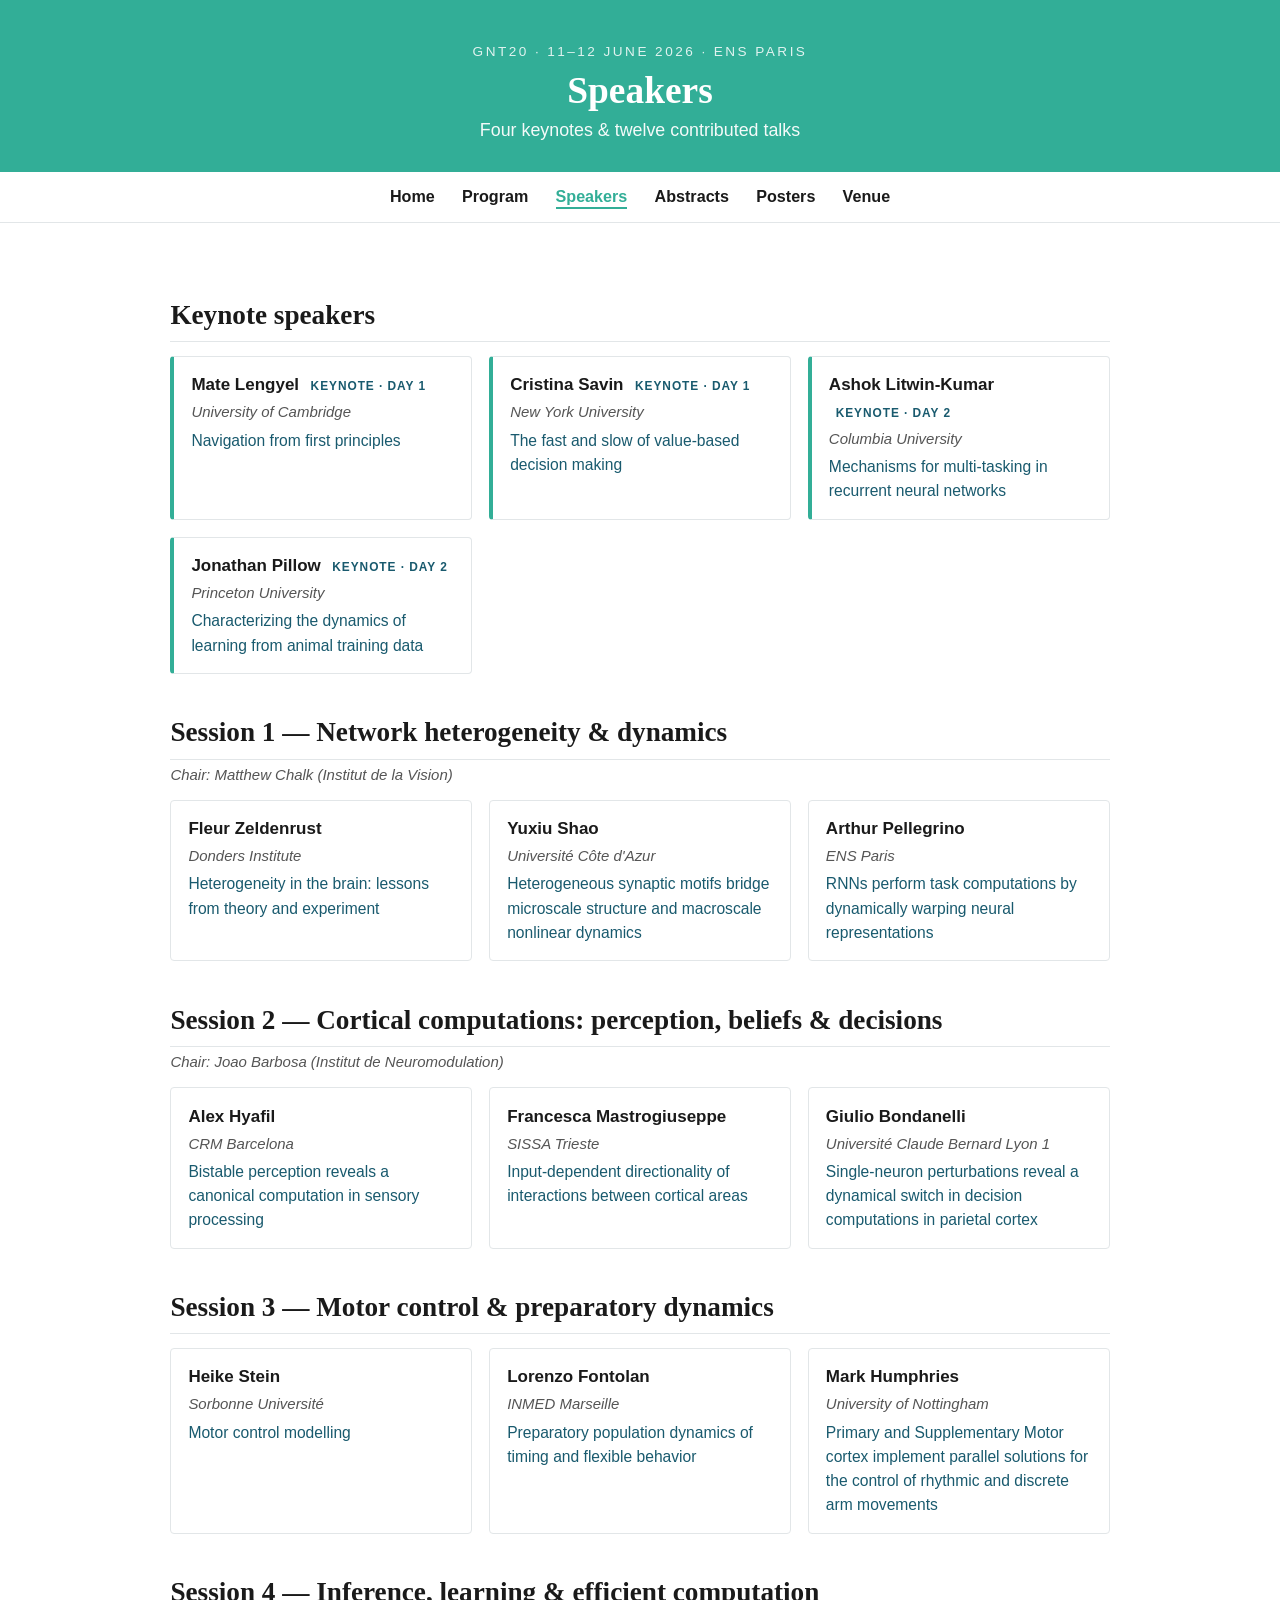
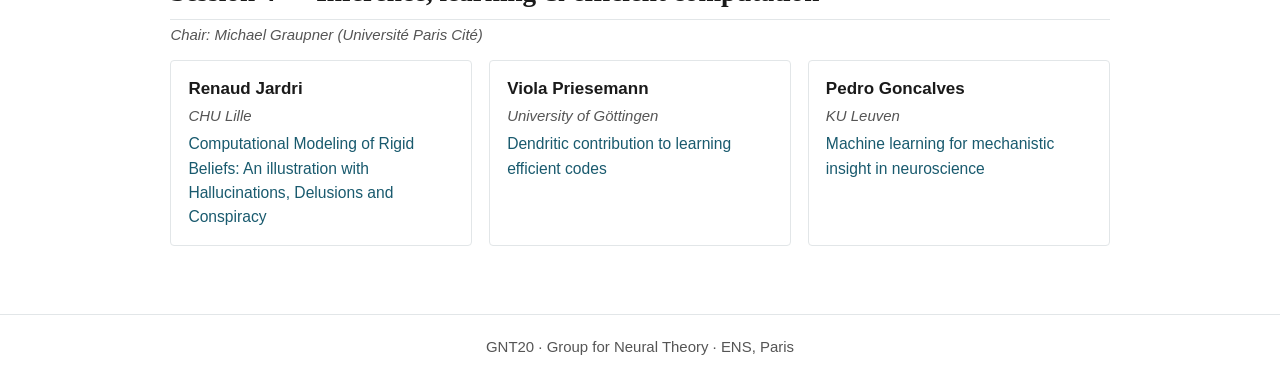
<file: speakers.html>
<!doctype html>
<html lang="en">
<head>
<meta charset="utf-8">
<meta name="viewport" content="width=device-width, initial-scale=1">
<title>Speakers — GNT20</title>
<link rel="stylesheet" href="assets/css/style.css">
</head>
<body>

<header class="site">
  <div class="eyebrow">GNT20 · 11–12 June 2026 · ENS Paris</div>
  <h1>Speakers</h1>
  <div class="subtitle">Four keynotes &amp; twelve contributed talks</div>
</header>

<nav class="site">
  <ul>
    <li><a href="index.html">Home</a></li>
    <li><a href="program.html">Program</a></li>
    <li><a href="speakers.html" class="active">Speakers</a></li>
    <li><a href="abstracts.html">Abstracts</a></li>
    <li><a href="posters.html">Posters</a></li>
    <li><a href="venue.html">Venue</a></li>
  </ul>
</nav>

<main>
  <h2>Keynote speakers</h2>
  <div class="speaker-grid">
    <div class="sp keynote">
      <div class="name">Mate Lengyel <span class="tag">Keynote · Day 1</span></div>
      <div class="affil">University of Cambridge</div>
      <div class="talk"><a href="abstracts.html#lengyel">Navigation from first principles</a></div>
    </div>
    <div class="sp keynote">
      <div class="name">Cristina Savin <span class="tag">Keynote · Day 1</span></div>
      <div class="affil">New York University</div>
      <div class="talk"><a href="abstracts.html#savin">The fast and slow of value-based decision making</a></div>
    </div>
    <div class="sp keynote">
      <div class="name">Ashok Litwin-Kumar <span class="tag">Keynote · Day 2</span></div>
      <div class="affil">Columbia University</div>
      <div class="talk"><a href="abstracts.html#litwin-kumar">Mechanisms for multi-tasking in recurrent neural networks</a></div>
    </div>
    <div class="sp keynote">
      <div class="name">Jonathan Pillow <span class="tag">Keynote · Day 2</span></div>
      <div class="affil">Princeton University</div>
      <div class="talk"><a href="abstracts.html#pillow">Characterizing the dynamics of learning from animal training data</a></div>
    </div>
  </div>

  <h2>Session 1 — Network heterogeneity &amp; dynamics</h2>
  <p class="session-chair">Chair: Matthew Chalk (Institut de la Vision)</p>
  <div class="speaker-grid">
    <div class="sp"><div class="name">Fleur Zeldenrust</div><div class="affil">Donders Institute</div><div class="talk"><a href="abstracts.html#zeldenrust">Heterogeneity in the brain: lessons from theory and experiment</a></div></div>
    <div class="sp"><div class="name">Yuxiu Shao</div><div class="affil">Université Côte d'Azur</div><div class="talk"><a href="abstracts.html#shao">Heterogeneous synaptic motifs bridge microscale structure and macroscale nonlinear dynamics</a></div></div>
    <div class="sp"><div class="name">Arthur Pellegrino</div><div class="affil">ENS Paris</div><div class="talk"><a href="abstracts.html#pellegrino">RNNs perform task computations by dynamically warping neural representations</a></div></div>
  </div>

  <h2>Session 2 — Cortical computations: perception, beliefs &amp; decisions</h2>
  <p class="session-chair">Chair: Joao Barbosa (Institut de Neuromodulation)</p>
  <div class="speaker-grid">
    <div class="sp"><div class="name">Alex Hyafil</div><div class="affil">CRM Barcelona</div><div class="talk"><a href="abstracts.html#hyafil">Bistable perception reveals a canonical computation in sensory processing</a></div></div>
    <div class="sp"><div class="name">Francesca Mastrogiuseppe</div><div class="affil">SISSA Trieste</div><div class="talk"><a href="abstracts.html#mastrogiuseppe">Input-dependent directionality of interactions between cortical areas</a></div></div>
    <div class="sp"><div class="name">Giulio Bondanelli</div><div class="affil">Université Claude Bernard Lyon 1</div><div class="talk"><a href="abstracts.html#bondanelli">Single-neuron perturbations reveal a dynamical switch in decision computations in parietal cortex</a></div></div>
  </div>

  <h2>Session 3 — Motor control &amp; preparatory dynamics</h2>
  <div class="speaker-grid">
    <div class="sp"><div class="name">Heike Stein</div><div class="affil">Sorbonne Université</div><div class="talk"><a href="abstracts.html#stein">Motor control modelling</a></div></div>
    <div class="sp"><div class="name">Lorenzo Fontolan</div><div class="affil">INMED Marseille</div><div class="talk"><a href="abstracts.html#fontolan">Preparatory population dynamics of timing and flexible behavior</a></div></div>
    <div class="sp"><div class="name">Mark Humphries</div><div class="affil">University of Nottingham</div><div class="talk"><a href="abstracts.html#humphries">Primary and Supplementary Motor cortex implement parallel solutions for the control of rhythmic and discrete arm movements</a></div></div>
  </div>

  <h2>Session 4 — Inference, learning &amp; efficient computation</h2>
  <p class="session-chair">Chair: Michael Graupner (Université Paris Cité)</p>
  <div class="speaker-grid">
    <div class="sp"><div class="name">Renaud Jardri</div><div class="affil">CHU Lille</div><div class="talk"><a href="abstracts.html#jardri">Computational Modeling of Rigid Beliefs: An illustration with Hallucinations, Delusions and Conspiracy</a></div></div>
    <div class="sp"><div class="name">Viola Priesemann</div><div class="affil">University of Göttingen</div><div class="talk"><a href="abstracts.html#priesemann">Dendritic contribution to learning efficient codes</a></div></div>
    <div class="sp"><div class="name">Pedro Goncalves</div><div class="affil">KU Leuven</div><div class="talk"><a href="abstracts.html#goncalves">Machine learning for mechanistic insight in neuroscience</a></div></div>
  </div>
</main>

<footer class="site">
  GNT20 · Group for Neural Theory · ENS, Paris
</footer>

</body>
</html>
</file>
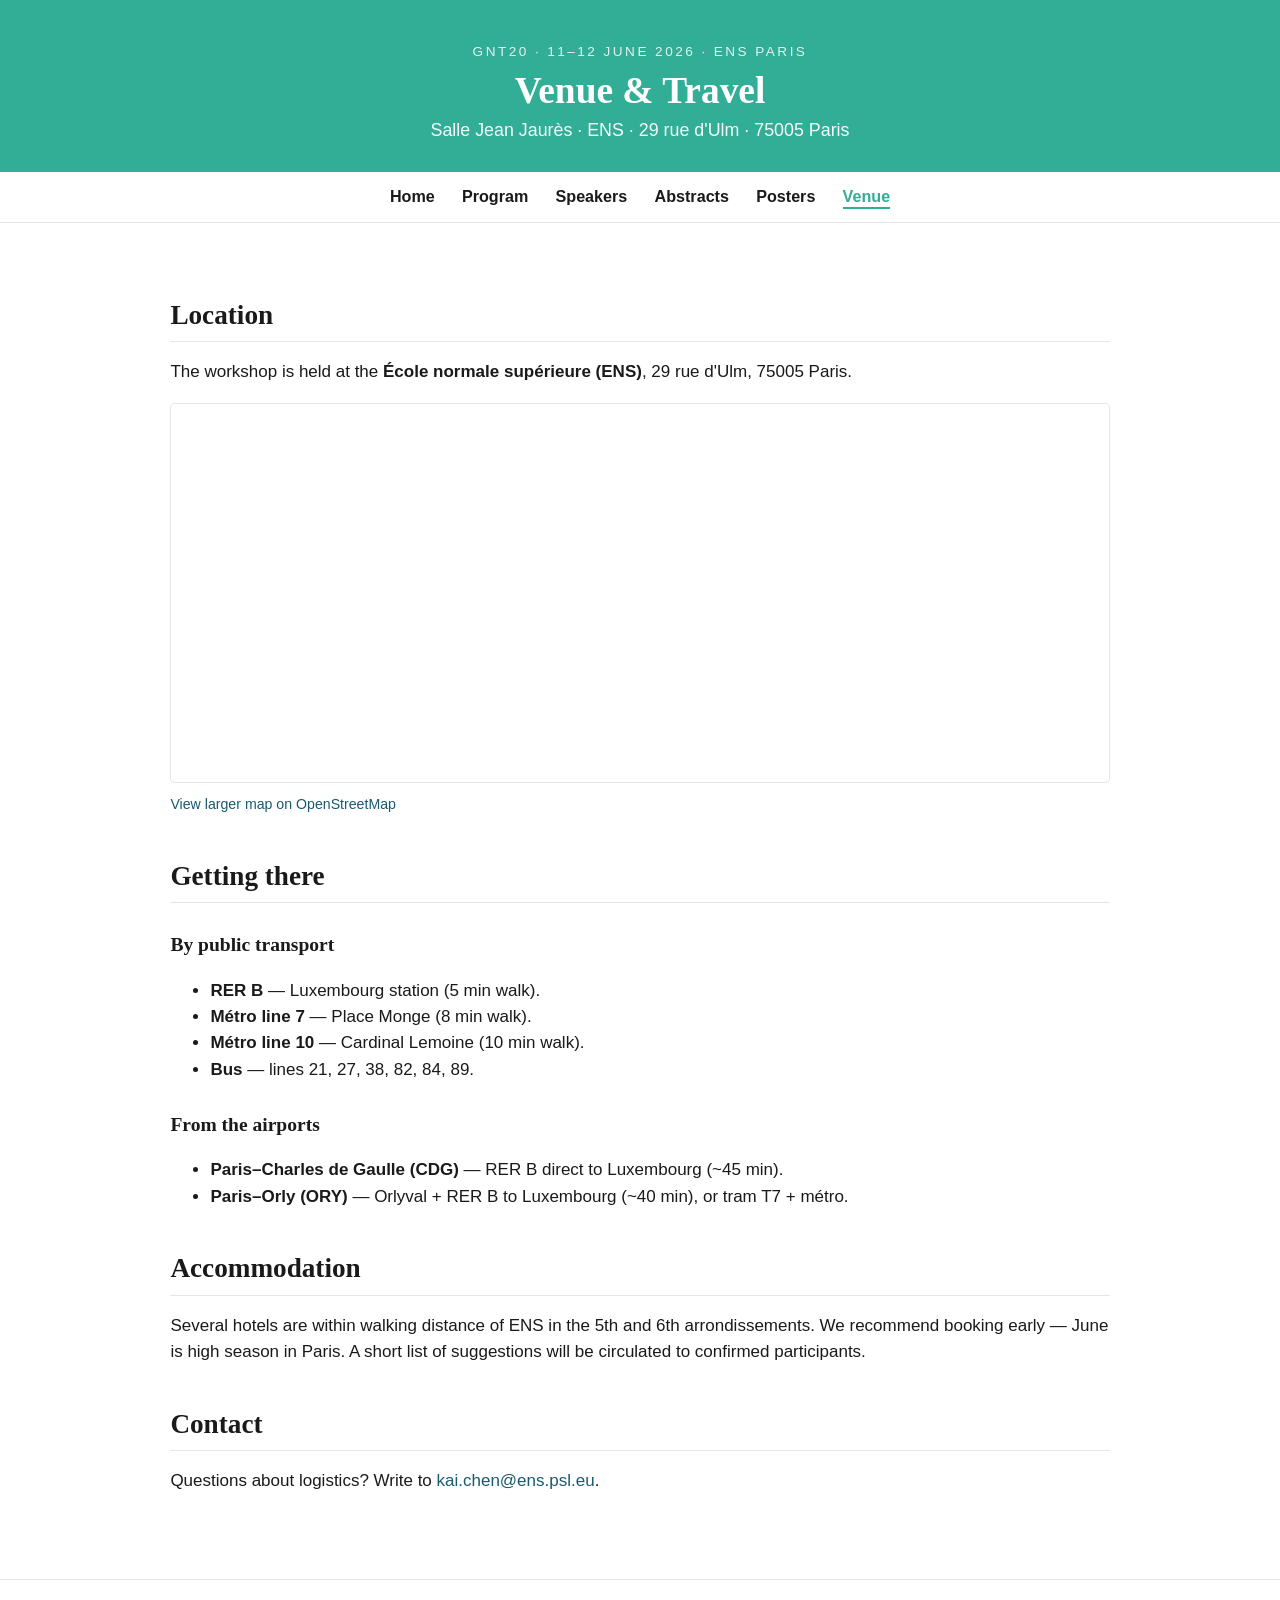
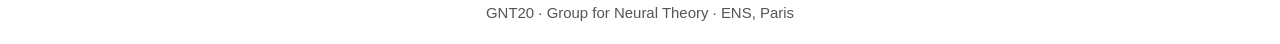
<file: venue.html>
<!doctype html>
<html lang="en">
<head>
<meta charset="utf-8">
<meta name="viewport" content="width=device-width, initial-scale=1">
<title>Venue — GNT20</title>
<link rel="stylesheet" href="assets/css/style.css">
</head>
<body>

<header class="site">
  <div class="eyebrow">GNT20 · 11–12 June 2026 · ENS Paris</div>
  <h1>Venue &amp; Travel</h1>
  <div class="subtitle">Salle Jean Jaurès · ENS · 29 rue d'Ulm · 75005 Paris</div>
</header>

<nav class="site">
  <ul>
    <li><a href="index.html">Home</a></li>
    <li><a href="program.html">Program</a></li>
    <li><a href="speakers.html">Speakers</a></li>
    <li><a href="abstracts.html">Abstracts</a></li>
    <li><a href="posters.html">Posters</a></li>
    <li><a href="venue.html" class="active">Venue</a></li>
  </ul>
</nav>

<main>
  <h2>Location</h2>
  <p>
    The workshop is held at the <strong>École normale supérieure (ENS)</strong>,
    29 rue d'Ulm, 75005 Paris.
  </p>

  <p>
    <iframe
      width="100%"
      height="380"
      style="border:1px solid var(--rule); border-radius:4px;"
      loading="lazy"
      src="https://www.openstreetmap.org/export/embed.html?bbox=2.342%2C48.840%2C2.350%2C48.846&layer=mapnik&marker=48.8425%2C2.3455">
    </iframe>
    <br>
    <small><a href="https://www.openstreetmap.org/?mlat=48.8425&mlon=2.3455#map=18/48.8425/2.3455">View larger map on OpenStreetMap</a></small>
  </p>

  <h2>Getting there</h2>
  <h3>By public transport</h3>
  <ul>
    <li><strong>RER B</strong> — Luxembourg station (5 min walk).</li>
    <li><strong>Métro line 7</strong> — Place Monge (8 min walk).</li>
    <li><strong>Métro line 10</strong> — Cardinal Lemoine (10 min walk).</li>
    <li><strong>Bus</strong> — lines 21, 27, 38, 82, 84, 89.</li>
  </ul>

  <h3>From the airports</h3>
  <ul>
    <li><strong>Paris–Charles de Gaulle (CDG)</strong> — RER B direct to Luxembourg (~45 min).</li>
    <li><strong>Paris–Orly (ORY)</strong> — Orlyval + RER B to Luxembourg (~40 min), or tram T7 + métro.</li>
  </ul>

  <h2>Accommodation</h2>
  <p>
    Several hotels are within walking distance of ENS in the 5th and 6th
    arrondissements. We recommend booking early — June is high season in Paris.
    A short list of suggestions will be circulated to confirmed participants.
  </p>

  <h2>Contact</h2>
  <p>
    Questions about logistics? Write to
    <a href="mailto:kai.chen@ens.psl.eu">kai.chen@ens.psl.eu</a>.
  </p>
</main>

<footer class="site">
  GNT20 · Group for Neural Theory · ENS, Paris
</footer>

</body>
</html>
</file>
<file: assets/css/style.css>
:root {
  --bg: #ffffff;
  --ink: #1a1a1a;
  --muted: #555;
  --accent: #32AE97;
  --accent-deep: #195A6E;
  --accent-soft: #d9efe9;
  --rule: #e2e6e8;
  --keynote: #e6eef2;
  --break: #f1f4f6;
  --max: 980px;
}

* { box-sizing: border-box; }

html, body {
  margin: 0;
  padding: 0;
  background: var(--bg);
  color: var(--ink);
  font-family: "Source Sans Pro", "Helvetica Neue", Helvetica, Arial, sans-serif;
  font-size: 17px;
  line-height: 1.55;
}

a { color: var(--accent-deep); text-decoration: none; }
a:hover { text-decoration: underline; }

header.site {
  background: var(--accent);
  color: #fff;
  padding: 2.4rem 1.2rem 1.6rem;
  text-align: center;
}
header.site .eyebrow {
  text-transform: uppercase;
  letter-spacing: 0.18em;
  font-size: 0.8rem;
  opacity: 0.85;
}
header.site h1 {
  margin: 0.4rem 0 0.3rem;
  font-family: Georgia, "Times New Roman", serif;
  font-weight: 600;
  font-size: 2.2rem;
  line-height: 1.15;
}
header.site .subtitle {
  font-size: 1.05rem;
  opacity: 0.95;
}

nav.site {
  background: #fff;
  border-bottom: 1px solid var(--rule);
  position: sticky;
  top: 0;
  z-index: 10;
}
nav.site ul {
  list-style: none;
  margin: 0 auto;
  padding: 0;
  max-width: var(--max);
  display: flex;
  flex-wrap: wrap;
  justify-content: center;
  gap: 0.4rem 1.6rem;
  padding: 0.7rem 1rem;
}
nav.site a {
  color: var(--ink);
  font-weight: 600;
  font-size: 0.95rem;
}
nav.site a.active { color: var(--accent); border-bottom: 2px solid var(--accent); padding-bottom: 0.15rem; }

main {
  max-width: var(--max);
  margin: 0 auto;
  padding: 2rem 1.2rem 4rem;
}

.cover-img {
  display: block;
  width: 100%;
  max-width: 960px;
  height: auto;
  border-radius: 6px;
  margin: 1.2rem auto 1.8rem;
  box-shadow: 0 2px 12px rgba(0,0,0,0.12);
}

h2 {
  font-family: Georgia, "Times New Roman", serif;
  font-size: 1.6rem;
  margin: 2.2rem 0 0.8rem;
  border-bottom: 1px solid var(--rule);
  padding-bottom: 0.3rem;
}
h3 {
  font-family: Georgia, "Times New Roman", serif;
  font-size: 1.15rem;
  margin: 1.6rem 0 0.4rem;
}

.lede { font-size: 1.1rem; color: var(--muted); }

.callouts {
  display: grid;
  grid-template-columns: repeat(auto-fit, minmax(220px, 1fr));
  gap: 0.8rem;
  margin: 1.4rem 0;
}
.callouts .card {
  background: #fff;
  border: 1px solid var(--rule);
  padding: 0.9rem 1rem;
  border-radius: 4px;
}
.callouts .card .label {
  text-transform: uppercase;
  letter-spacing: 0.1em;
  font-size: 0.72rem;
  color: var(--muted);
}
.callouts .card .value { font-weight: 600; }

table.program {
  width: 100%;
  border-collapse: collapse;
  margin: 1rem 0 2rem;
  background: #fff;
  font-size: 0.95rem;
}
table.program th, table.program td {
  border: 1px solid var(--rule);
  padding: 0.55rem 0.7rem;
  vertical-align: top;
  text-align: left;
}
table.program thead th {
  background: var(--accent);
  color: #fff;
  font-weight: 600;
}
table.program td.time { white-space: nowrap; color: var(--muted); font-variant-numeric: tabular-nums; width: 8.5rem; }
table.program tr.keynote td.talk { background: var(--keynote); }
table.program tr.break td { background: var(--break); color: var(--muted); font-style: italic; }
table.program tr.poster td.talk { background: var(--accent-soft); }
table.program tr.session-head td {
  background: var(--accent-soft);
  font-weight: 600;
  font-style: italic;
}
table.program .speaker { font-weight: 600; }
table.program .title { display: block; color: var(--muted); margin-top: 0.15rem; }
table.program .affil-inline { font-weight: 400; color: var(--muted); font-size: 0.85em; }
table.program .chair-inline { font-weight: 400; font-style: normal; font-size: 0.82em; color: var(--muted); }

.speaker-grid {
  display: grid;
  grid-template-columns: repeat(auto-fit, minmax(260px, 1fr));
  gap: 1rem;
}
.speaker-grid .sp {
  background: #fff;
  border: 1px solid var(--rule);
  padding: 0.9rem 1rem;
  border-radius: 4px;
}
.speaker-grid .sp.keynote { border-left: 4px solid var(--accent); }
.speaker-grid .sp .tag { color: var(--accent-deep); }
.speaker-grid .sp .name { font-weight: 700; }
.speaker-grid .sp .tag {
  display: inline-block;
  font-size: 0.7rem;
  letter-spacing: 0.08em;
  text-transform: uppercase;
  margin-left: 0.4rem;
}
.speaker-grid .sp .affil { color: var(--muted); font-size: 0.88rem; font-style: italic; margin-top: 0.1rem; }
.speaker-grid .sp .talk { color: var(--muted); margin-top: 0.3rem; font-size: 0.92rem; }
.session-chair { color: var(--muted); font-size: 0.88rem; margin: -0.6rem 0 0.8rem; font-style: italic; }

.abstract { margin: 1.6rem 0 2rem; }
.abstract h3 { margin-bottom: 0.2rem; }
.abstract .meta { color: var(--muted); font-size: 0.92rem; margin-bottom: 0.6rem; }
.abstract p { margin: 0.4rem 0; text-align: justify; }

footer.site {
  border-top: 1px solid var(--rule);
  padding: 1.2rem;
  text-align: center;
  color: var(--muted);
  font-size: 0.88rem;
}

@media (max-width: 600px) {
  header.site h1 { font-size: 1.6rem; }
  table.program td.time { width: auto; }
}
</file>
